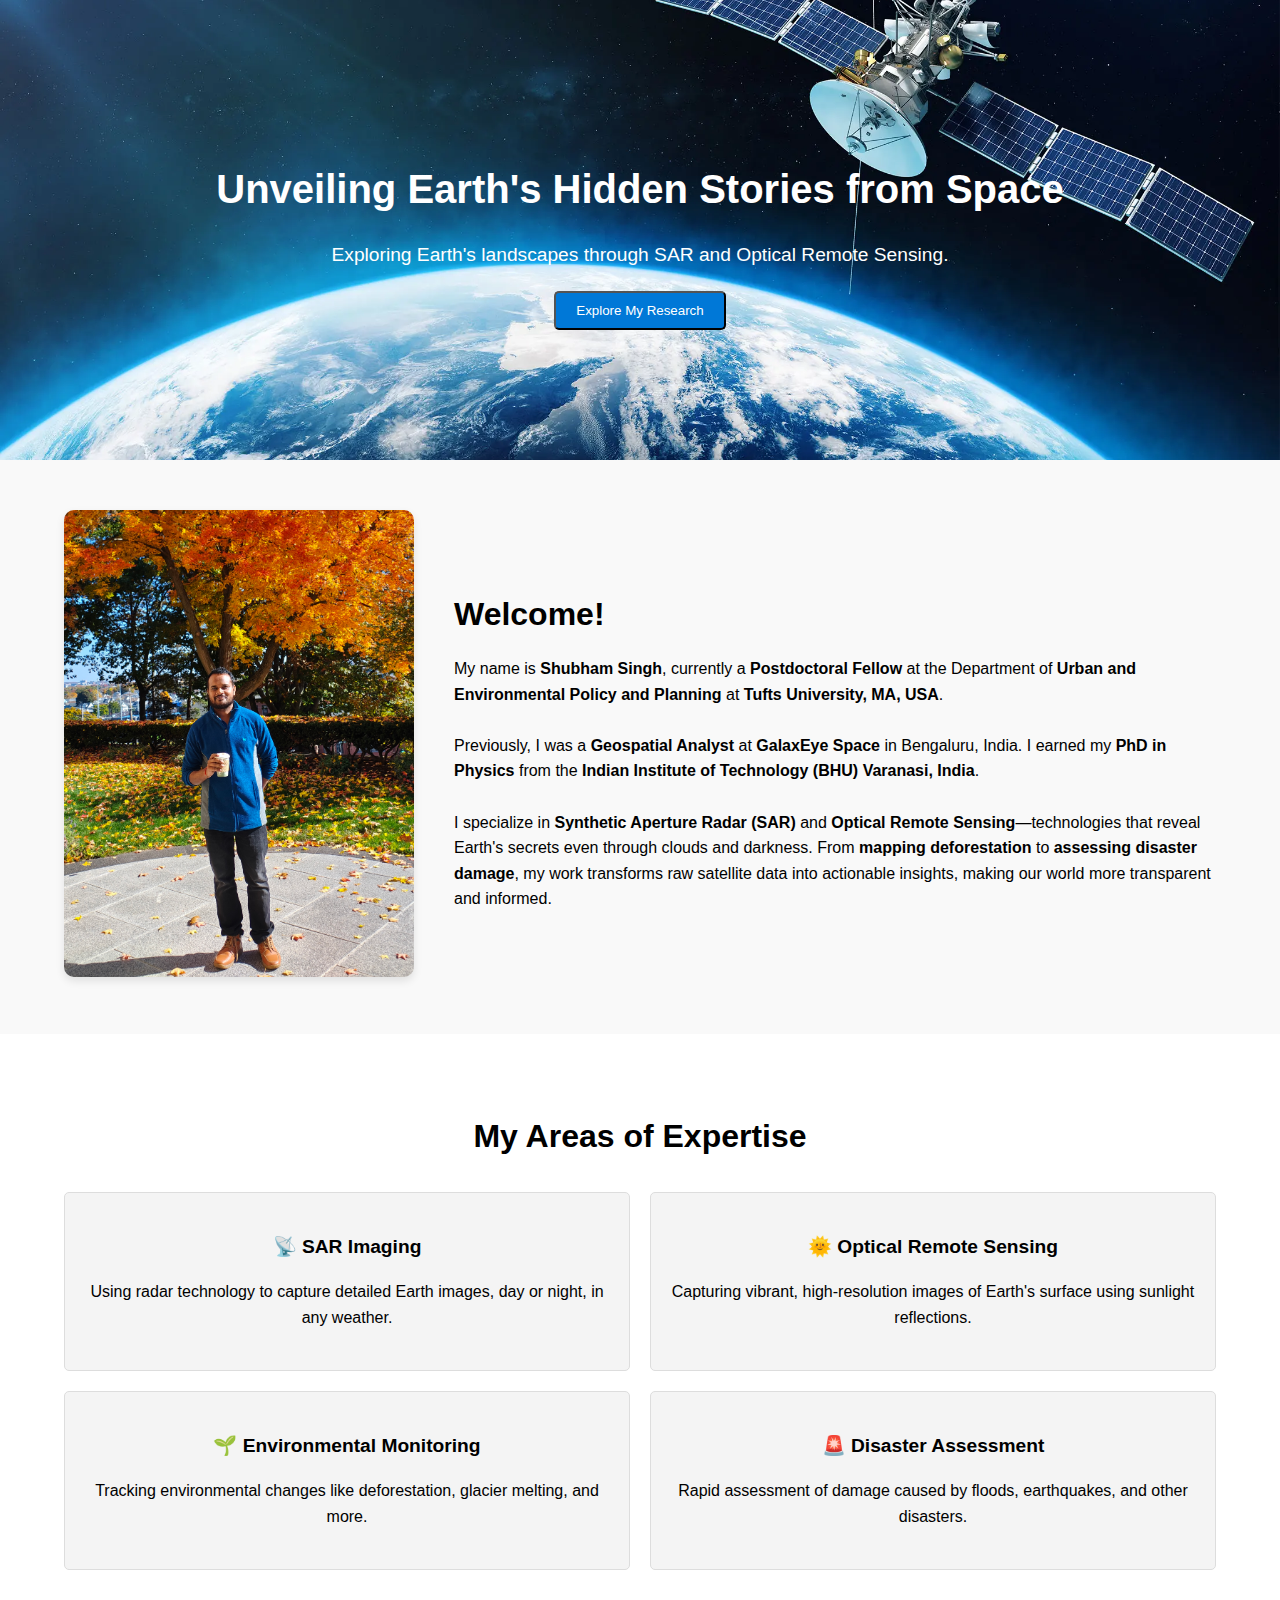
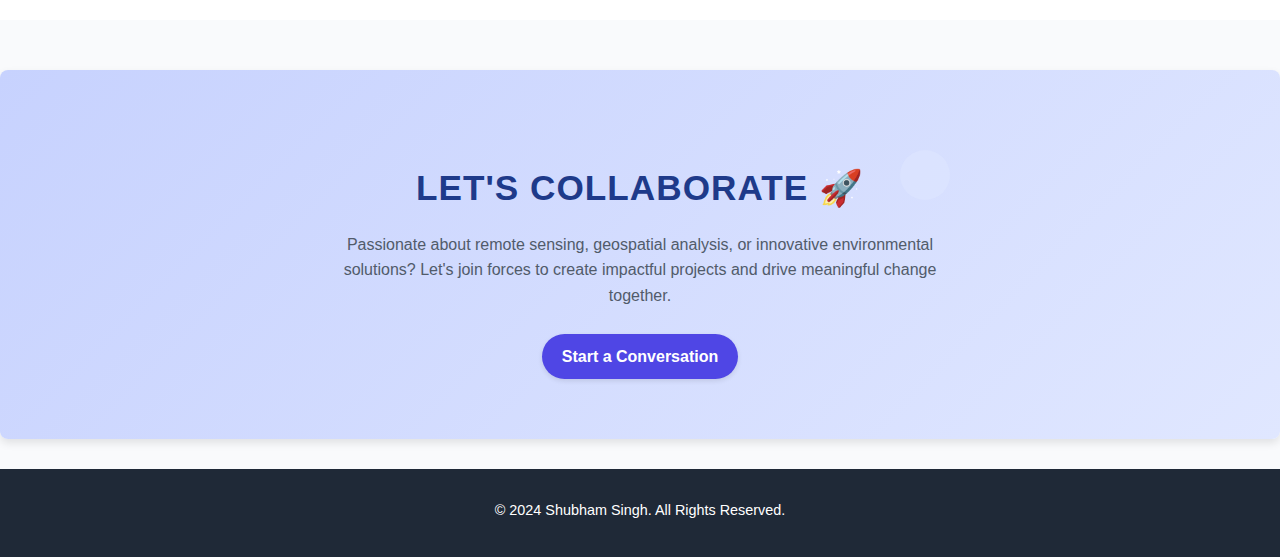
<file: index.html>
<!DOCTYPE html>
<html lang="en">
<head>
    <meta charset="UTF-8">
    <meta name="viewport" content="width=device-width, initial-scale=1.0">
    <title>Home | Shubham Singh</title>
    <link rel="stylesheet" href="style.css">
    <script defer src="script.js"></script>
</head>
<body>
    <!-- Hero Section -->
    <header class="hero">
        <div class="hero-content">
            <h1>Unveiling Earth's Hidden Stories from Space</h1>
            <p>Exploring Earth's landscapes through SAR and Optical Remote Sensing.</p>
            <button class="btn" id="explore-btn">Explore My Research</button>
        </div>
    </header>

    <!-- Popup Modal -->
    <div id="popup" class="popup hidden">
        <div class="popup-content">
            <span class="close-btn" id="close-btn">&times;</span>
            <h2>Navigate Through My Work</h2>
            <div class="popup-buttons">
                <a href="about.html" class="popup-btn">About</a>
                <a href="research.html" class="popup-btn">Research</a>
                <a href="publications.html" class="popup-btn">Publications</a>
                <a href="contact.html" class="popup-btn">Contact</a>
            </div>
        </div>
    </div>

    <!-- Introduction Section -->
    <section class="intro">
        <div class="intro-image">
            <img src="assets/profile.jpg" alt="Shubham Singh">
        </div>
        <div class="intro-text">
            <h2>Welcome!</h2>
            <p>
                My name is <strong>Shubham Singh</strong>, currently a <strong>Postdoctoral Fellow</strong> at the Department of <strong>Urban and Environmental Policy and Planning</strong> at <strong>Tufts University, MA, USA</strong>.  
                <br><br>
                Previously, I was a <strong>Geospatial Analyst</strong> at <strong>GalaxEye Space</strong> in Bengaluru, India. I earned my <strong>PhD in Physics</strong> from the <strong>Indian Institute of Technology (BHU) Varanasi, India</strong>.  
                <br><br>
                I specialize in <strong>Synthetic Aperture Radar (SAR)</strong> and <strong>Optical Remote Sensing</strong>—technologies that reveal Earth's secrets even through clouds and darkness. From <strong>mapping deforestation</strong> to <strong>assessing disaster damage</strong>, my work transforms raw satellite data into actionable insights, making our world more transparent and informed.
            </p>
        </div>
    </section>

    <!-- Focus Areas Section -->
    <section class="focus-areas">
        <h2>My Areas of Expertise</h2>
        <div class="focus-grid">
            <div class="focus-card">
                <h3>📡 SAR Imaging</h3>
                <p>Using radar technology to capture detailed Earth images, day or night, in any weather.</p>
            </div>
            <div class="focus-card">
                <h3>🌞 Optical Remote Sensing</h3>
                <p>Capturing vibrant, high-resolution images of Earth's surface using sunlight reflections.</p>
            </div>
            <div class="focus-card">
                <h3>🌱 Environmental Monitoring</h3>
                <p>Tracking environmental changes like deforestation, glacier melting, and more.</p>
            </div>
            <div class="focus-card">
                <h3>🚨 Disaster Assessment</h3>
                <p>Rapid assessment of damage caused by floods, earthquakes, and other disasters.</p>
            </div>
        </div>
    </section>

<!-- Let's Collaborate Section -->
<section class="collaborate">
    <div class="collaborate-wave"></div>
    <div class="collaborate-content">
        <h2>Let's Collaborate 🚀</h2>
        <p>
            Passionate about remote sensing, geospatial analysis, or innovative environmental solutions? 
            Let's join forces to create impactful projects and drive meaningful change together.
        </p>
        <a href="contact.html" class="btn btn-collaborate">Start a Conversation</a>
    </div>
</section>


    
    <!-- Footer -->
    <footer>
        <p>&copy; 2024 Shubham Singh. All Rights Reserved.</p>
    </footer>
</body>
</html>
</file>
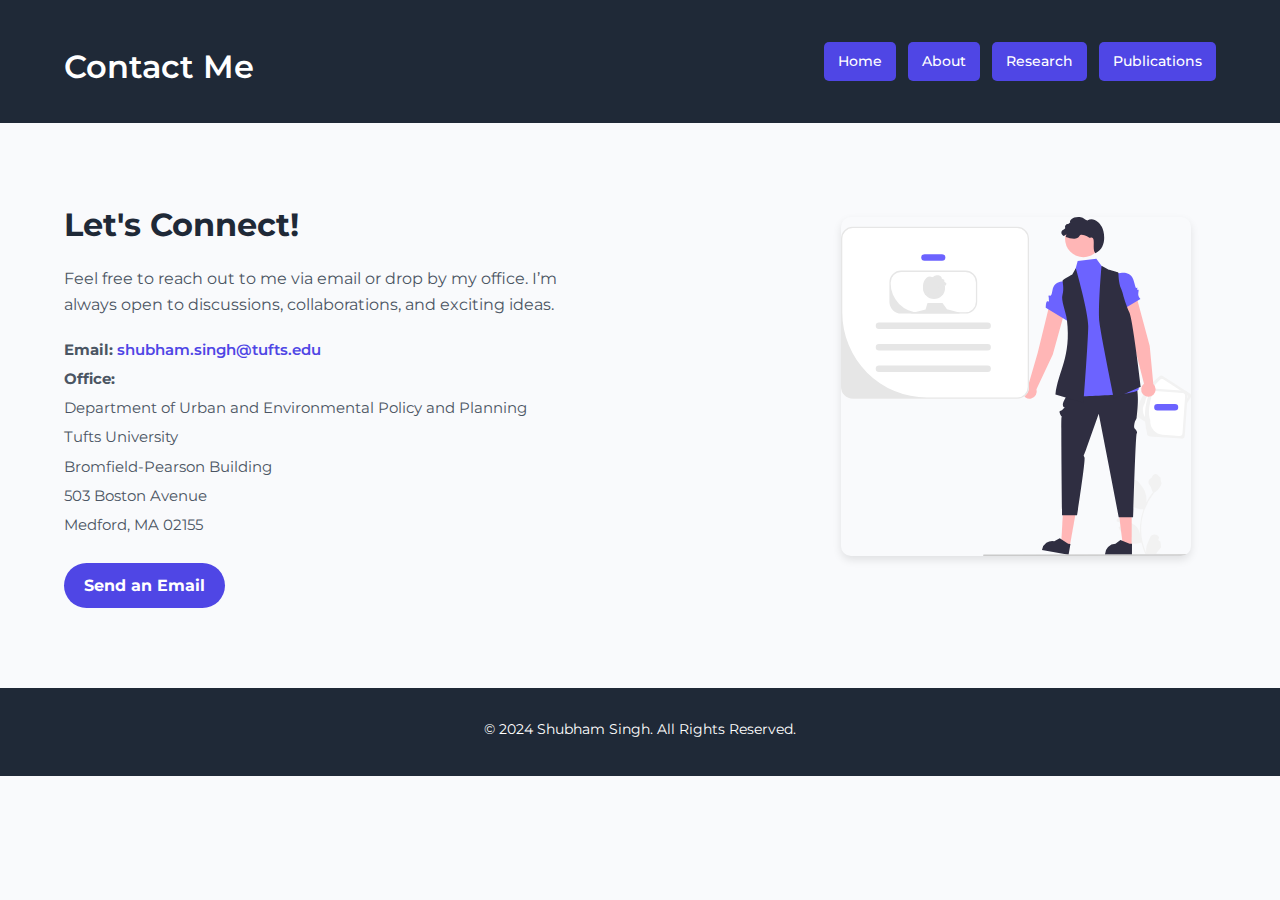
<file: contact.html>
<!DOCTYPE html>
<html lang="en">
<head>
    <meta charset="UTF-8">
    <meta name="viewport" content="width=device-width, initial-scale=1.0">
    <title>Contact | Shubham Singh</title>
    <link rel="stylesheet" href="style.css">
    <link href="https://fonts.googleapis.com/css2?family=Montserrat:wght@400;600&display=swap" rel="stylesheet">
</head>
<body>

    <!-- Header Section -->
    <header class="contact-header">
        <h1>Contact Me</h1>
        <nav class="top-nav">
            <a href="index.html" class="nav-btn">Home</a>
            <a href="about.html" class="nav-btn">About</a>
            <a href="research.html" class="nav-btn">Research</a>
            <a href="publications.html" class="nav-btn">Publications</a>
        </nav>
    </header>

    <!-- Contact Section -->
    <main class="contact-container">
        <div class="contact-info">
            <h2>Let's Connect!</h2>
            <p>Feel free to reach out to me via email or drop by my office. I’m always open to discussions, collaborations, and exciting ideas.</p>
            
            <div class="contact-details">
                <p><strong>Email:</strong> <a href="mailto:shubham.singh@tufts.edu">shubham.singh@tufts.edu</a></p>
                <p><strong>Office:</strong></p>
                <p>Department of Urban and Environmental Policy and Planning</p>
                <p>Tufts University</p>
                <p>Bromfield-Pearson Building</p>
                <p>503 Boston Avenue</p>
                <p>Medford, MA 02155</p>
            </div>

            <a href="mailto:shubham.singh@tufts.edu" class="btn btn-contact">Send an Email</a>
        </div>

        <div class="contact-image">
            <img src="assets/contact_illustration.svg" alt="Contact Illustration">
        </div>
    </main>

    <!-- Footer Section -->
    <footer>
        <p>&copy; 2024 Shubham Singh. All Rights Reserved.</p>
    </footer>

</body>
</html>
</file>
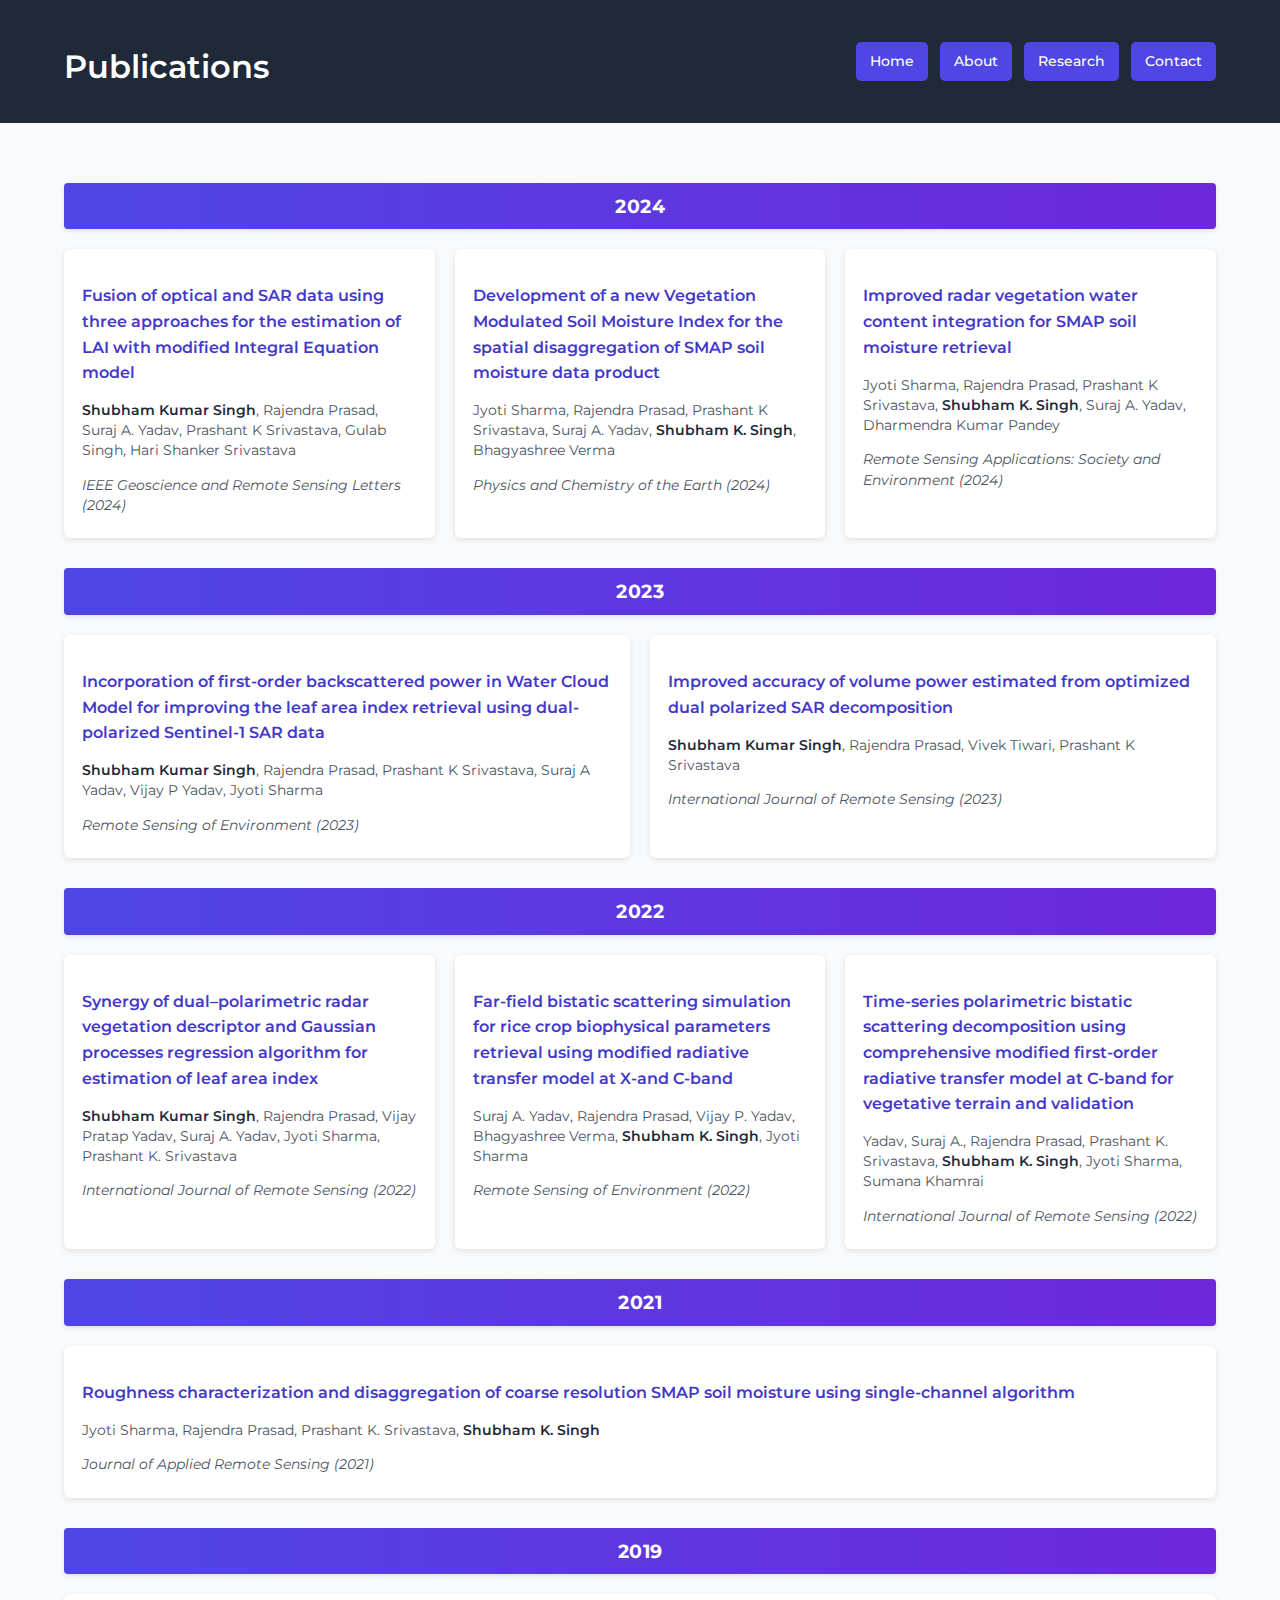
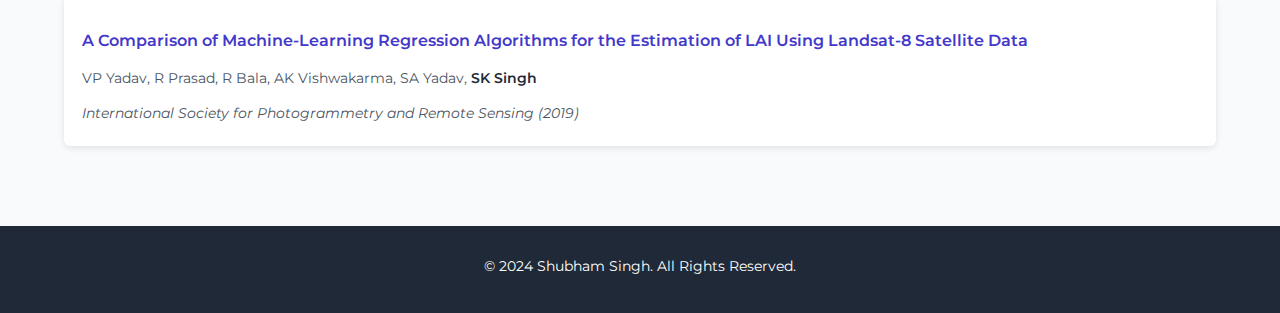
<file: publications.html>
<!DOCTYPE html>
<html lang="en">
<head>
    <meta charset="UTF-8">
    <meta name="viewport" content="width=device-width, initial-scale=1.0">
    <title>Publications | Shubham Singh</title>
    <link rel="stylesheet" href="style.css">
    <link href="https://fonts.googleapis.com/css2?family=Montserrat:wght@400;600&display=swap" rel="stylesheet">
</head>
<body>

    <!-- Header Section -->
    <header class="publications-header">
        <h1>Publications</h1>
        <nav class="top-nav">
            <a href="index.html" class="nav-btn">Home</a>
            <a href="about.html" class="nav-btn">About</a>
            <a href="research.html" class="nav-btn">Research</a>
            <a href="contact.html" class="nav-btn">Contact</a>
        </nav>
    </header>

    <!-- Publications Section -->
    <main class="publications-container">

        <!-- Year 2024 -->
        <div class="year-section">
            <div class="year-ribbon">2024</div>
            <div class="publication-cards">
                <div class="publication-card">
                    <a href="https://doi.org/10.1109/LGRS.2024.3453046" target="_blank">
                        <h3>Fusion of optical and SAR data using three approaches for the estimation of LAI with modified Integral Equation model</h3>
                    </a>
                    <p><strong>Shubham Kumar Singh</strong>, Rajendra Prasad, Suraj A. Yadav, Prashant K Srivastava, Gulab Singh, Hari Shanker Srivastava</p>
                    <p><em>IEEE Geoscience and Remote Sensing Letters (2024)</em></p>
                </div>
                <div class="publication-card">
                    <a href="https://doi.org/10.1016/j.pce.2024.103594" target="_blank">
                        <h3>Development of a new Vegetation Modulated Soil Moisture Index for the spatial disaggregation of SMAP soil moisture data product</h3>
                    </a>
                    <p>Jyoti Sharma, Rajendra Prasad, Prashant K Srivastava, Suraj A. Yadav, <strong>Shubham K. Singh</strong>, Bhagyashree Verma</p>
                    <p><em>Physics and Chemistry of the Earth (2024)</em></p>
                </div>
                <div class="publication-card">
                    <a href="https://doi.org/10.1016/j.rsase.2024.101443" target="_blank">
                        <h3>Improved radar vegetation water content integration for SMAP soil moisture retrieval</h3>
                    </a>
                    <p>Jyoti Sharma, Rajendra Prasad, Prashant K Srivastava, <strong>Shubham K. Singh</strong>, Suraj A. Yadav, Dharmendra Kumar Pandey</p>
                    <p><em>Remote Sensing Applications: Society and Environment (2024)</em></p>
                </div>
            </div>
        </div>

        <!-- Year 2023 -->
        <div class="year-section">
            <div class="year-ribbon">2023</div>
            <div class="publication-cards">
                <div class="publication-card">
                    <a href="https://doi.org/10.1016/j.rse.2023.113756" target="_blank">
                        <h3>Incorporation of first-order backscattered power in Water Cloud Model for improving the leaf area index retrieval using dual-polarized Sentinel-1 SAR data</h3>
                    </a>
                    <p><strong>Shubham Kumar Singh</strong>, Rajendra Prasad, Prashant K Srivastava, Suraj A Yadav, Vijay P Yadav, Jyoti Sharma</p>
                    <p><em>Remote Sensing of Environment (2023)</em></p>
                </div>
                <div class="publication-card">
                    <a href="https://doi.org/10.1080/01431161.2023.2251187" target="_blank">
                        <h3>Improved accuracy of volume power estimated from optimized dual polarized SAR decomposition</h3>
                    </a>
                    <p><strong>Shubham Kumar Singh</strong>, Rajendra Prasad, Vivek Tiwari, Prashant K Srivastava</p>
                    <p><em>International Journal of Remote Sensing (2023)</em></p>
                </div>
            </div>
        </div>

        <!-- Year 2022 -->
        <div class="year-section">
            <div class="year-ribbon">2022</div>
            <div class="publication-cards">
                <div class="publication-card">
                    <a href="https://doi.org/10.1080/01431161.2022.2150098" target="_blank">
                        <h3>Synergy of dual–polarimetric radar vegetation descriptor and Gaussian processes regression algorithm for estimation of leaf area index</h3>
                    </a>
                    <p><strong>Shubham Kumar Singh</strong>, Rajendra Prasad, Vijay Pratap Yadav, Suraj A. Yadav, Jyoti Sharma, Prashant K. Srivastava</p>
                    <p><em>International Journal of Remote Sensing (2022)</em></p>
                </div>
                <div class="publication-card">
                    <a href="https://doi.org/10.1016/j.rse.2022.112959" target="_blank">
                        <h3>Far-field bistatic scattering simulation for rice crop biophysical parameters retrieval using modified radiative transfer model at X-and C-band</h3>
                    </a>
                    <p>Suraj A. Yadav, Rajendra Prasad, Vijay P. Yadav, Bhagyashree Verma, <strong>Shubham K. Singh</strong>, Jyoti Sharma</p>
                    <p><em>Remote Sensing of Environment (2022)</em></p>
                </div>
                <div class="publication-card">
                    <a href="https://doi.org/10.1016/j.rse.2022.112959" target="_blank">
                        <h3>Time-series polarimetric bistatic scattering decomposition using comprehensive modified first-order radiative transfer model at C-band for vegetative terrain and validation</h3>
                    </a>
                    <p>Yadav, Suraj A., Rajendra Prasad, Prashant K. Srivastava, <strong>Shubham K. Singh</strong>, Jyoti Sharma, Sumana Khamrai</p>
                    <p><em>International Journal of Remote Sensing (2022)</em></p>
                </div>
            </div>
        </div>

        <!-- Year 2021 -->
        <div class="year-section">
            <div class="year-ribbon">2021</div>
            <div class="publication-cards">
                <div class="publication-card">
                    <a href="https://doi.org/10.1117/1.JRS.15.014514" target="_blank">
                        <h3>Roughness characterization and disaggregation of coarse resolution SMAP soil moisture using single-channel algorithm</h3>
                    </a>
                    <p>Jyoti Sharma, Rajendra Prasad, Prashant K. Srivastava, <strong>Shubham K. Singh</strong></p>
                    <p><em>Journal of Applied Remote Sensing (2021)</em></p>
                </div>
            </div>
        </div>

        <!-- Year 2019 -->
        <div class="year-section">
            <div class="year-ribbon">2019</div>
            <div class="publication-cards">
                <div class="publication-card">
                    <h3>A Comparison of Machine-Learning Regression Algorithms for the Estimation of LAI Using Landsat-8 Satellite Data</h3>
                    <p>VP Yadav, R Prasad, R Bala, AK Vishwakarma, SA Yadav, <strong>SK Singh</strong></p>
                    <p><em>International Society for Photogrammetry and Remote Sensing (2019)</em></p>
                </div>
            </div>
        </div>
    </main>

    <footer>
        <p>&copy; 2024 Shubham Singh. All Rights Reserved.</p>
    </footer>

</body>
</html>
</file>
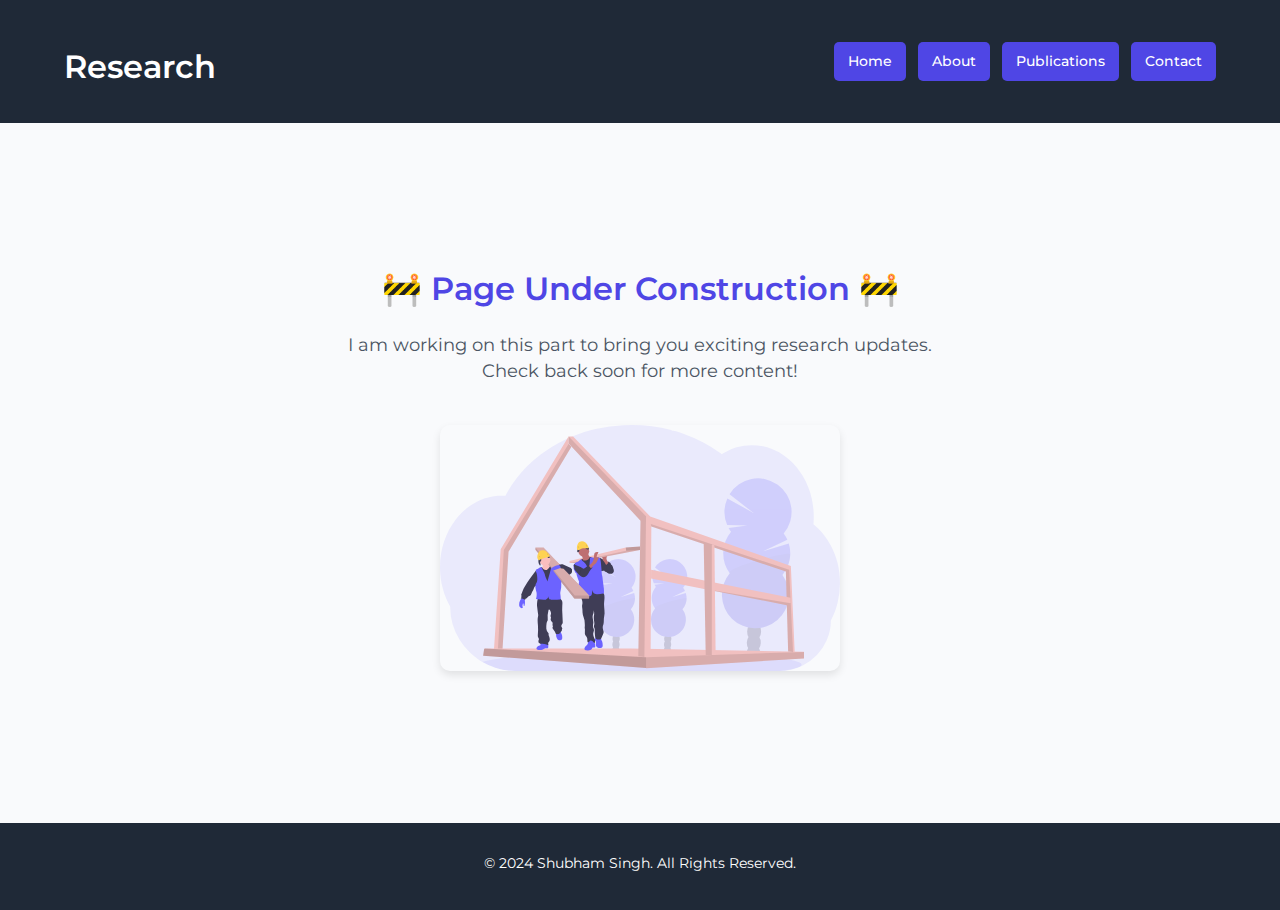
<file: research.html>
<!DOCTYPE html>
<html lang="en">
<head>
    <meta charset="UTF-8">
    <meta name="viewport" content="width=device-width, initial-scale=1.0">
    <title>Research | Shubham Singh</title>
    <link rel="stylesheet" href="style.css">
    <link href="https://fonts.googleapis.com/css2?family=Montserrat:wght@400;600&display=swap" rel="stylesheet">
</head>
<body>

    <!-- Header Section -->
    <header class="research-header">
        <h1>Research</h1>
        <nav class="top-nav">
            <a href="index.html" class="nav-btn">Home</a>
            <a href="about.html" class="nav-btn">About</a>
            <a href="publications.html" class="nav-btn">Publications</a>
            <a href="contact.html" class="nav-btn">Contact</a>
        </nav>
    </header>

    <!-- Under Construction Section -->
    <main class="research-container">
        <div class="under-construction">
            <h2>🚧 Page Under Construction 🚧</h2>
            <p>
                I am working on this part to bring you exciting research updates. Check back soon for more content!
            </p>
            <img src="assets/under_construction.svg" alt="Under Construction Illustration">
        </div>
    </main>

    <!-- Footer Section -->
    <footer>
        <p>&copy; 2024 Shubham Singh. All Rights Reserved.</p>
    </footer>

</body>
</html>
</file>
<file: style.css>
/* General Styles */
body {
    font-family: Arial, sans-serif;
    margin: 0;
    padding: 0;
    line-height: 1.6;
}

h1, h2, h3 {
    margin-bottom: 10px;
}

p {
    margin-bottom: 20px;
}

/* Hero Section */
.hero {
    background: url('assets/earth_satellite.jpg') no-repeat center center/cover;
    color: #fff;
    text-align: center;
    padding: 50px 20px; /* Adjust padding for height */
    min-height: 40vh; /* Adjust height to crop vertically */
    display: flex;
    align-items: center;
    justify-content: center;
    overflow: hidden; /* Prevent content from spilling */
    object-fit: cover; /* Ensures cropping effect */
    object-position: center top; /* Crop from the top */
}


.hero-content h1 {
    font-size: 2.5rem;
}

.hero-content p {
    font-size: 1.2rem;
    margin-bottom: 20px;
}

.btn {
    background: #0078D7;
    color: #fff;
    padding: 10px 20px;
    text-decoration: none;
    border-radius: 5px;
    cursor: pointer;
    transition: background 0.3s ease;
}

.btn:hover {
    background: #005bb5;
}

/* Popup Modal */
.popup {
    display: flex;
    align-items: center;
    justify-content: center;
    position: fixed;
    top: 0;
    left: 0;
    width: 100%;
    height: 100%;
    background: rgba(0, 0, 0, 0.6);
    z-index: 999;
    opacity: 0;
    visibility: hidden;
    transform: scale(0.95); /* Initial zoom-out */
    transition: opacity 0.4s ease, transform 0.4s ease;
}

.popup.show {
    opacity: 1;
    visibility: visible;
    transform: scale(1); /* Smooth zoom-in effect */
}

.popup-content {
    background: #fff;
    padding: 30px;
    text-align: center;
    border-radius: 10px;
    width: 50%;
    max-width: 500px;
}

.close-btn {
    font-size: 1.5rem;
    cursor: pointer;
    float: right;
}

.popup-buttons {
    margin-top: 20px;
    display: flex;
    flex-wrap: wrap;
    align-items: center;
    justify-content: center;
    gap: 10px; /* Space between buttons */
}

.popup-btn {
    background: #0078D7;
    color: #fff;
    padding: 8px 14px; /* Button padding */
    text-decoration: none;
    border-radius: 5px; /* Rounded corners */
    font-size: 0.9rem;
    font-weight: 500;
    text-align: center;
    transition: background 0.3s ease, transform 0.2s ease;
    flex: 0 1 auto; /* Prevents buttons from stretching unevenly */
    white-space: nowrap; /* Prevents button text from wrapping */
}

.popup-btn:hover {
    background: #6d28d9;
    transform: scale(1.05);
}

/* Introduction Section */
.intro {
    display: flex;
    align-items: center;
    justify-content: flex-start; /* Closer alignment */
    padding: 50px 5%;
    background: #f9f9f9;
    flex-wrap: wrap;
    gap: 20px; /* Reduced horizontal gap */
}

.intro-text {
    flex: 1;
    min-width: 300px;
    margin-left: 20px; /* Fine adjustment for closer text spacing */
}

.intro-text h2 {
    font-size: 2rem;
}

.intro-image {
    flex: 0 0 350px; /* Fixed image width */
    text-align: center;
}

.intro-image img {
    width: 100%;
    max-width: 350px; /* Limit image width */
    height: auto;
    border-radius: 10px; /* Slightly rounded corners */
    box-shadow: 0 4px 8px rgba(0, 0, 0, 0.1);
}

/* Focus Areas Section */
.focus-areas {
    text-align: center;
    padding: 50px 5%;
    background: #fff;
}

.focus-areas h2 {
    font-size: 2rem;
    margin-bottom: 30px;
}

.focus-grid {
    display: grid;
    grid-template-columns: repeat(2, 1fr); /* Two-column grid on desktop */
    gap: 20px;
    margin-top: 20px;
}

.focus-card {
    background: #f4f4f4;
    padding: 20px;
    border: 1px solid #ddd;
    border-radius: 5px;
    text-align: center;
    transition: transform 0.3s ease;
}

.focus-card:hover {
    transform: translateY(-5px);
    background: #eaf6ff;
}

.focus-card h3 {
    font-size: 1.2rem;
    margin-bottom: 10px;
}

/* Call to Action */
.cta {
    text-align: center;
    background: #0078D7;
    color: #fff;
    padding: 50px 20px;
    margin-top: 50px;
}

.cta h2 {
    font-size: 2rem;
    margin-bottom: 20px;
}

.cta p {
    font-size: 1.1rem;
    margin-bottom: 20px;
}

.cta .btn {
    background: #fff;
    color: #0078D7;
    font-weight: bold;
}

.cta .btn:hover {
    background: #e0e0e0;
}

/* Footer */
footer {
    text-align: center;
    background: #333;
    color: #fff;
    padding: 10px 0;
    margin-top: 50px;
}

/* Responsive Design */

/* Medium Devices (Tablets and Smaller Desktops) */
@media (max-width: 1024px) {
    .hero-content h1 {
        font-size: 2rem;
    }

    .hero-content p {
        font-size: 1rem;
    }

    .focus-grid {
        grid-template-columns: 1fr;
    }
}

@media (max-width: 768px) {
    .hero {
        min-height: 30vh; /* Further reduce height for mobile */
        padding: 30px 15px;
        object-position: center top; /* Maintain focus on the top */
    }
}

/* Mobile Specific Adjustments for Popup */
@media (max-width: 768px) {
    .popup-content {
        max-width: 95%; /* Slightly wider for mobile screens */
        width: 95%; /* Ensures it takes up 95% of screen width */
        padding: 20px; /* Adequate spacing inside */
        box-sizing: border-box; /* Prevents content overflow */
        overflow: hidden; /* Ensures nothing spills out */
    }

    .popup-content .button-container {
        display: flex;
        flex-wrap: wrap; /* Prevents buttons from overflowing */
        justify-content: center;
        gap: 10px; /* Adds spacing between buttons */
    }

    .popup-content .button-container button {
        flex: 1 1 calc(45% - 10px); /* Ensures buttons are responsive */
        max-width: 45%; /* Each button takes up about 45% width */
        text-align: center;
    }
}


/* ============================
   Publications Page Styles
   ============================ */

/* ============================
   General Page Styles
============================ */

body {
    font-family: 'Montserrat', sans-serif;
    margin: 0;
    padding: 0;
    background: #f9fafc;
}

/* ============================
   Header Section
============================ */

.publications-header {
    display: flex;
    justify-content: space-between;
    align-items: center;
    padding: 20px 5%;
    background: #1f2937;
    color: #ffffff;
}

.publications-header h1 {
    font-size: 2rem;
    font-weight: 600;
}

.top-nav {
    display: flex;
    gap: 12px;
}

.nav-btn {
    background: #4f46e5; /* Modern Indigo Button */
    color: #ffffff;
    padding: 8px 14px;
    text-decoration: none;
    border-radius: 5px;
    font-size: 0.9rem;
    font-weight: 500;
    transition: background 0.3s ease, transform 0.2s ease;
}

.nav-btn:hover {
    background: #6d28d9; /* Brighter Indigo Hover */
    transform: translateY(-2px);
}

/* ============================
   Publications Section
============================ */

.publications-container {
    padding: 30px 5%;
}

/* Year Ribbon */
.year-section {
    margin-top: 30px;
    margin-bottom: 20px;
}

.year-ribbon {
    background: linear-gradient(to right, #4f46e5, #6d28d9); /* Indigo gradient */
    color: #ffffff;
    text-align: center;
    font-size: 1.2rem;
    font-weight: bold;
    padding: 8px 0; /* Reduced thickness */
    border-radius: 4px;
    margin-bottom: 20px;
    box-shadow: 0 2px 4px rgba(0, 0, 0, 0.1);
    letter-spacing: 0.5px;
}

/* Publication Cards Grid */
.publication-cards {
    display: grid;
    grid-template-columns: repeat(auto-fit, minmax(350px, 1fr));
    gap: 20px;
}

/* Individual Publication Card */
.publication-card {
    background: #ffffff;
    padding: 18px;
    border-radius: 6px;
    box-shadow: 0 2px 6px rgba(0, 0, 0, 0.1);
    transition: transform 0.3s ease-in-out, box-shadow 0.3s ease-in-out;
    overflow: hidden;
}

.publication-card:hover {
    transform: translateY(-3px);
    box-shadow: 0 4px 8px rgba(0, 0, 0, 0.15);
}

.publication-card a {
    text-decoration: none;
    color: inherit;
}

.publication-card h3 {
    color: #4338ca; /* Deep Indigo */
    font-size: 1rem;
    margin-bottom: 10px;
    font-weight: 600;
    transition: color 0.3s ease;
}

.publication-card a:hover h3 {
    text-decoration: underline;
    color: #4f46e5; /* Brighter Indigo */
}

.publication-card p {
    color: #4b5563;
    font-size: 0.9rem;
    line-height: 1.4;
    margin-bottom: 5px;
}

/* Author Names and Journal Info */
.publication-card p strong {
    font-weight: 600;
    color: #1f2937;
}

/* ============================
   Footer Section
============================ */

footer {
    text-align: center;
    background: #1f2937;
    color: #ffffff;
    padding: 15px 0;
    margin-top: 30px;
    font-size: 0.9rem;
}

/* ============================
   Responsive Adjustments
============================ */

/* Tablet Devices */
@media (max-width: 1024px) {
    .publications-header h1 {
        font-size: 1.8rem;
    }

    .nav-btn {
        padding: 6px 12px;
    }

    .year-ribbon {
        font-size: 1rem;
    }
}

/* Mobile Devices */
@media (max-width: 768px) {
    .publications-header {
        flex-direction: column;
        text-align: center;
    }

    .top-nav {
        margin-top: 10px;
        gap: 8px;
    }

    .year-ribbon {
        font-size: 0.9rem;
        padding: 6px 0;
    }

    .publication-cards {
        grid-template-columns: 1fr;
    }

    .publication-card {
        padding: 14px;
    }

    .publication-card h3 {
        font-size: 0.95rem;
    }

    .publication-card p {
        font-size: 0.85rem;
    }

    footer {
        font-size: 0.8rem;
    }
}

/* ============================
   Innovative Let's Collaborate Section
============================ */

/* ============================
   Refined Let's Collaborate Section
============================ */

.collaborate {
    position: relative;
    background: linear-gradient(135deg, #c7d2fe, #e0e7ff); /* Soft Gradient Background */
    color: #374151; /* Subtle Text Color */
    text-align: center;
    padding: 60px 30px;
    margin-top: 50px;
    border-radius: 8px;
    overflow: hidden;
    box-shadow: 0 4px 8px rgba(0, 0, 0, 0.1);
}

/* Subtle Animated Wave Background */
.collaborate-wave {
    position: absolute;
    bottom: 0;
    left: 0;
    width: 100%;
    height: 80px;
    background: url('assets/wave.svg') repeat-x;
    animation: wave-animation 6s infinite linear;
    opacity: 0.3;
    z-index: 1;
}

/* Wave Animation */
@keyframes wave-animation {
    0% {
        background-position: 0 0;
    }
    100% {
        background-position: 1000px 0;
    }
}

/* Content Styling */
.collaborate-content {
    position: relative;
    z-index: 2;
    max-width: 600px;
    margin: 0 auto;
}

.collaborate-content h2 {
    font-size: 2.2rem;
    margin-bottom: 10px;
    font-weight: 600;
    color: #1e3a8a; /* Dark Indigo Heading */
    text-transform: uppercase;
    letter-spacing: 1px;
}

.collaborate-content p {
    font-size: 1rem;
    margin-bottom: 25px;
    color: #4b5563; /* Slightly darker text */
    line-height: 1.6;
    opacity: 0.95;
}

/* Call-to-Action Button */
.btn-collaborate {
    display: inline-block;
    background: #4f46e5;
    color: #ffffff;
    padding: 10px 20px;
    font-size: 1rem;
    font-weight: bold;
    border-radius: 25px;
    text-decoration: none;
    transition: background 0.3s ease, transform 0.2s ease;
    box-shadow: 0 2px 5px rgba(0, 0, 0, 0.1);
}

.btn-collaborate:hover {
    background: #6d28d9;
    transform: scale(1.05);
    box-shadow: 0 4px 8px rgba(0, 0, 0, 0.2);
}

/* Decorative Element (Optional) */
.collaborate-content::after {
    content: '';
    position: absolute;
    top: -10px;
    right: -10px;
    width: 50px;
    height: 50px;
    background: #e0e7ff;
    border-radius: 50%;
    opacity: 0.5;
    z-index: 0;
}

/* Responsive Design */
@media (max-width: 768px) {
    .collaborate {
        padding: 50px 20px;
    }

    .collaborate-content h2 {
        font-size: 1.8rem;
    }

    .collaborate-content p {
        font-size: 0.95rem;
    }

    .btn-collaborate {
        padding: 8px 16px;
        font-size: 0.9rem;
    }

    .collaborate-wave {
        height: 50px;
    }
}

@media (max-width: 480px) {
    .collaborate {
        padding: 40px 15px;
    }

    .collaborate-content h2 {
        font-size: 1.5rem;
    }

    .collaborate-content p {
        font-size: 0.9rem;
    }

    .btn-collaborate {
        padding: 6px 12px;
        font-size: 0.8rem;
    }

    .collaborate-wave {
        height: 40px;
    }
}
/* ============================
   Contact Page Styles
============================ */

/* Header Section */
.contact-header {
    display: flex;
    justify-content: space-between;
    align-items: center;
    padding: 20px 5%;
    background: #1f2937;
    color: #ffffff;
}

.contact-header h1 {
    font-size: 2rem;
    font-weight: 600;
}

.top-nav {
    display: flex;
    gap: 12px;
}

.nav-btn {
    background: #4f46e5;
    color: #ffffff;
    padding: 8px 14px;
    text-decoration: none;
    border-radius: 5px;
    font-size: 0.9rem;
    font-weight: 500;
    transition: background 0.3s ease, transform 0.2s ease;
}

.nav-btn:hover {
    background: #6d28d9;
    transform: translateY(-2px);
}

/* Main Contact Section */
.contact-container {
    display: flex;
    align-items: center;
    justify-content: space-between;
    gap: 30px;
    padding: 50px 5%;
    background: #f9fafc;
    flex-wrap: wrap;
}

/* Contact Information */
.contact-info {
    flex: 1;
    max-width: 500px;
    text-align: left;
}

.contact-info h2 {
    font-size: 2rem;
    margin-bottom: 15px;
    color: #1f2937;
}

.contact-info p {
    font-size: 1rem;
    margin-bottom: 20px;
    color: #4b5563;
    line-height: 1.6;
}

.contact-details p {
    margin: 5px 0;
    font-size: 0.95rem;
}

.contact-details a {
    color: #4f46e5;
    text-decoration: none;
    font-weight: 600;
}

.contact-details a:hover {
    text-decoration: underline;
}

/* Contact Button */
.btn-contact {
    display: inline-block;
    margin-top: 20px;
    background: #4f46e5;
    color: #ffffff;
    padding: 10px 20px;
    font-size: 1rem;
    border-radius: 25px;
    text-decoration: none;
    font-weight: bold;
    transition: background 0.3s ease, transform 0.2s ease;
}

.btn-contact:hover {
    background: #6d28d9;
    transform: scale(1.05);
}

/* Contact Image */
.contact-image {
    flex: 1;
    text-align: center;
    max-width: 400px;
}

.contact-image img {
    width: 100%;
    max-width: 350px;
    height: auto;
    border-radius: 10px;
    box-shadow: 0 4px 8px rgba(0, 0, 0, 0.1);
}

/* Responsive Design */
/* ============================
   Responsive Design - Mobile
============================ */

@media (max-width: 768px) {
    /* Center Header Title */
    .contact-header {
        flex-direction: column;
        text-align: center;
        gap: 10px;
    }

    .contact-header h1 {
        font-size: 1.8rem;
        margin-bottom: 15px;
    }

    /* Center Navigation Buttons in Horizontal Row */
    .top-nav {
        display: flex;
        justify-content: center;
        flex-wrap: wrap; /* Ensures wrapping if space runs out */
        gap: 10px; /* Space between buttons */
        margin-top: 10px;
    }

    .nav-btn {
        text-align: center;
        font-size: 0.9rem;
        padding: 8px 12px;
        flex: 0 0 auto; /* Prevent buttons from stretching */
    }

    /* Contact Container Adjustments */
    .contact-container {
        flex-direction: column;
        text-align: center;
        gap: 20px;
        padding: 30px 5%;
    }

    .contact-info {
        text-align: center;
        margin-bottom: 20px;
    }

    .contact-info h2 {
        font-size: 1.8rem;
        margin-bottom: 10px;
    }

    .contact-info p {
        font-size: 0.95rem;
    }

    .btn-contact {
        margin-top: 15px;
        font-size: 0.9rem;
        padding: 8px 16px;
    }

    .contact-details {
        text-align: center;
    }

    /* Contact Image Adjustments */
    .contact-image {
        margin-top: 20px;
    }

    .contact-image img {
        max-width: 70%;
        height: auto;
    }
}

/* ============================
   Responsive Design - Small Mobile
============================ */

@media (max-width: 480px) {
    .contact-header h1 {
        font-size: 1.5rem;
        margin-bottom: 10px;
    }

    /* Keep Buttons Horizontal on Smaller Screens */
    .top-nav {
        justify-content: center;
        gap: 8px;
        flex-wrap: nowrap; /* Prevent wrapping */
        overflow-x: auto; /* Allow horizontal scroll if needed */
    }

    .nav-btn {
        font-size: 0.85rem;
        padding: 6px 10px;
        white-space: nowrap; /* Prevent text from wrapping */
        flex: 0 0 auto;
    }

    .contact-info h2 {
        font-size: 1.5rem;
    }

    .contact-info p {
        font-size: 0.9rem;
    }

    .btn-contact {
        font-size: 0.85rem;
        padding: 6px 14px;
    }

    .contact-image {
        margin-top: 15px;
    }

    .contact-image img {
        max-width: 80%;
    }
}



/* ============================
   About Page Styles
============================ */

/* ============================
   About Page Styles
============================ */


/* ============================
   Header Section
============================ */
.about-header {
    display: flex;
    justify-content: space-between;
    align-items: center;
    padding: 20px 5%;
    background: #1f2937;
    color: #ffffff;
}

.about-header h1 {
    font-size: 2rem;
    font-weight: 600;
}

.top-nav {
    display: flex;
    gap: 12px;
}

.nav-btn {
    background: #4f46e5;
    color: #ffffff;
    padding: 8px 14px;
    text-decoration: none;
    border-radius: 5px;
    font-size: 0.9rem;
    font-weight: 500;
    transition: background 0.3s ease, transform 0.2s ease;
}

.nav-btn:hover {
    background: #6d28d9;
    transform: translateY(-2px);
}

/* Button Styling */

.btn-about {
    display: inline-block;
    margin: 10px 10px 0 0; /* Adds space between buttons */
    padding: 8px 16px; /* Reduced padding for smaller buttons */
    background-color: #1f2937; /* Dark button background */
    color: #ffffff; /* White text color */
    text-decoration: none; /* Removes underline */
    font-weight: 600; /* Bold font */
    font-size: 0.85rem; /* Slightly smaller font size */
    border-radius: 8px; /* Rounded corners */
    transition: background-color 0.3s ease, transform 0.2s ease;
}
/* Bio content container to align buttons horizontally */
.bio-content {
    display: flex;
    flex-wrap: wrap; /* Allows wrapping on small screens if necessary */
    justify-content: center; /* Centers buttons horizontally */
    gap: 15px; /* Adds space between buttons */
    align-items: center; /* Vertically center buttons */
}

/* Media Query for Mobile Devices */
@media (max-width: 768px) {
    .bio-content {
        justify-content: center; /* Ensure buttons stay centered */
        gap: 10px; /* Adjust gap for smaller screens */
    }

    .btn-about {
        padding: 10px 15px; /* Adjust padding for mobile */
    }
}

.btn-about:hover {
    background-color: #4b5563; /* Slightly lighter on hover */
    transform: translateY(-2px); /* Subtle lift effect */
}




/* ============================
   Introduction Section
============================ */
.about-intro {
    display: flex;
    align-items: center;
    gap: 30px;
    padding: 60px 5%;
    background: #ffffff;
    flex-wrap: wrap;
}

.bio-content {
    flex: 1;
    max-width: 600px;
}

.bio-content h2 {
    font-size: 2.2rem;
    margin-bottom: 15px;
    color: #1f2937;
}

.bio-content p {
    font-size: 1rem;
    margin-bottom: 20px;
    color: #4b5563;
    line-height: 1.8;
}

.btn-about {
    background: #4f46e5;
    color: #ffffff;
    padding: 10px 20px;
    border-radius: 5px;
    text-decoration: none;
    font-weight: bold;
    transition: background 0.3s ease, transform 0.2s ease;
}

.btn-about:hover {
    background: #6d28d9;
    transform: scale(1.05);
}

/* Biography Image */
.bio-image {
    flex: 1;
    text-align: center;
}

.bio-image img {
    width: 100%;
    max-width: 400px;
    height: 300px;
    object-fit: cover;
    border-radius: 10px;
    box-shadow: 0 4px 8px rgba(0, 0, 0, 0.1);
}

/* ============================
   My Journey Section
============================ */
.about-journey {
    text-align: center; /* Centers the text horizontally */
    padding: 50px 5%; /* Adds spacing around the section */
    background: #f9fafc; /* Light background for consistency */
}

.about-journey h2 {
    font-size: 2rem; /* Adjust heading size */
    margin-bottom: 20px; /* Space below the heading */
    color: #1f2937; /* Darker text color for better contrast */
}

.about-journey p {
    font-size: 1rem; /* Text size for paragraph */
    margin: 0 auto; /* Centers the paragraph */
    color: #4b5563; /* Grayish color for the text */
    line-height: 1.8; /* Improves readability */
    max-width: 800px; /* Limits the width for better alignment */
}


/* ============================
   SVG Section (My Journey Image)
============================ */
.about-svg {
    text-align: center;
    padding: 0;
    background: transparent;
  /*   background: #f9fafc; Keeps the section background */
}

.about-svg .journey-svg {
    max-width: 100%; /* Makes the SVG take up the full width of its container */
    height: auto; /* Maintain aspect ratio */
    display: inline-block;
    margin-top: 10px;
    
}







/* ============================
   Research Philosophy Section
============================ */
.about-research-philosophy {
    text-align: center;
    padding: 50px 5%;
    background: #f9fafc;
}

.about-research-philosophy h2 {
    font-size: 2rem;
    margin-bottom: 15px;
    color: #1f2937;
}

.about-research-philosophy p {
    font-size: 1rem;
    margin-bottom: 20px;
    color: #4b5563;
    line-height: 1.8;
}

/* ============================
   Career Highlights Section
============================ */
.about-career {
    padding: 50px 5%;
    background: #e0e7ff;
    text-align: center;
}

.about-career h2 {
    font-size: 2rem;
    margin-bottom: 30px;
    color: #1f2937;
}

.career-cards {
    display: flex;
    gap: 20px;
    justify-content: center;
    flex-wrap: wrap;
}

.career-card {
    background: #ffffff;
    padding: 20px;
    border-radius: 8px;
    text-align: center;
    box-shadow: 0 4px 8px rgba(0, 0, 0, 0.1);
    transition: transform 0.3s ease, box-shadow 0.3s ease;
    max-width: 250px;
}

.career-card h3 {
    font-size: 1.2rem;
    margin-bottom: 10px;
    color: #4f46e5;
}

.career-card p {
    font-size: 0.9rem;
    color: #4b5563;
}

.career-card:hover {
    transform: translateY(-5px) scale(1.05);
    box-shadow: 0 6px 12px rgba(0, 0, 0, 0.2);
}

/* ============================
   Personal Side Section
============================ */
.about-personal {
    text-align: center;
    padding: 50px 5%;
    background: #ffffff;
}

.about-personal h2 {
    font-size: 2rem;
    margin-bottom: 15px;
    color: #1f2937;
}

.about-personal p {
    font-size: 1rem;
    color: #4b5563;
    margin-bottom: 20px;
    line-height: 1.8;
}

/* ============================
   Call to Action Section
============================ */
.about-cta {
    text-align: center;
    background: #4f46e5;
    color: #ffffff;
    padding: 50px 5%;
}

.about-cta h2 {
    font-size: 2rem;
    margin-bottom: 15px;
}

.about-cta p {
    font-size: 1rem;
    margin-bottom: 25px;
}

.btn-cta {
    background: #ffffff;
    color: #4f46e5;
    padding: 10px 20px;
    border-radius: 5px;
    text-decoration: none;
    font-weight: bold;
    transition: background 0.3s ease, transform 0.2s ease;
}

.btn-cta:hover {
    background: #e0e0e0;
    transform: scale(1.05);
}

/* ============================
   Responsive Design
============================ */
@media (max-width: 768px) {
    .about-header {
        flex-direction: column;
        text-align: center;
    }

    .top-nav {
        justify-content: center;
        margin-top: 10px;
    }

    .about-intro {
        flex-direction: column;
        text-align: center;
    }

    .bio-image img {
        max-width: 300px;
    }

    .career-cards {
        flex-direction: column;
    }

    .career-card {
        max-width: 90%;
    }
}

@media (max-width: 480px) {
    .top-nav {
        flex-wrap: wrap;
    }

    .nav-btn {
        font-size: 0.8rem;
        padding: 6px 10px;
    }

    .bio-content h2 {
        font-size: 1.8rem;
    }

    .bio-image img {
        max-width: 80%;
    }

    .btn-cta {
        padding: 8px 14px;
    }
}

/* ============================
   Research Page Styles
============================ */

/* Header Section */
.research-header {
    display: flex;
    justify-content: space-between;
    align-items: center;
    padding: 20px 5%;
    background: #1f2937;
    color: #ffffff;
}

.research-header h1 {
    font-size: 2rem;
    font-weight: 600;
}

.top-nav {
    display: flex;
    gap: 12px;
}

.nav-btn {
    background: #4f46e5;
    color: #ffffff;
    padding: 8px 14px;
    text-decoration: none;
    border-radius: 5px;
    font-size: 0.9rem;
    font-weight: 500;
    transition: background 0.3s ease, transform 0.2s ease;
}

.nav-btn:hover {
    background: #6d28d9;
    transform: translateY(-2px);
}

/* Under Construction Section */
.research-container {
    display: flex;
    justify-content: center;
    align-items: center;
    text-align: center;
    height: 70vh;
    padding: 20px;
    background: #f9fafc;
}

.under-construction {
    max-width: 600px;
}

.under-construction h2 {
    font-size: 2rem;
    margin-bottom: 10px;
    color: #4f46e5;
    font-weight: 600;
}

.under-construction p {
    font-size: 1.1rem;
    margin-bottom: 20px;
    color: #4b5563;
    line-height: 1.5;
}

.under-construction img {
    width: 100%;
    max-width: 400px;
    margin-top: 20px;
    border-radius: 10px;
    box-shadow: 0 4px 8px rgba(0, 0, 0, 0.1);
}

/* Responsive Design */
@media (max-width: 768px) {
    .research-header h1 {
        font-size: 1.8rem;
    }

    .under-construction h2 {
        font-size: 1.5rem;
    }

    .under-construction p {
        font-size: 1rem;
    }

    .under-construction img {
        max-width: 300px;
    }

    .nav-btn {
        padding: 6px 12px;
        font-size: 0.8rem;
    }
}

@media (max-width: 480px) {
    .research-header h1 {
        font-size: 1.5rem;
    }

    .under-construction h2 {
        font-size: 1.3rem;
    }

    .under-construction p {
        font-size: 0.9rem;
    }

    .under-construction img {
        max-width: 250px;
    }
}
</file>
